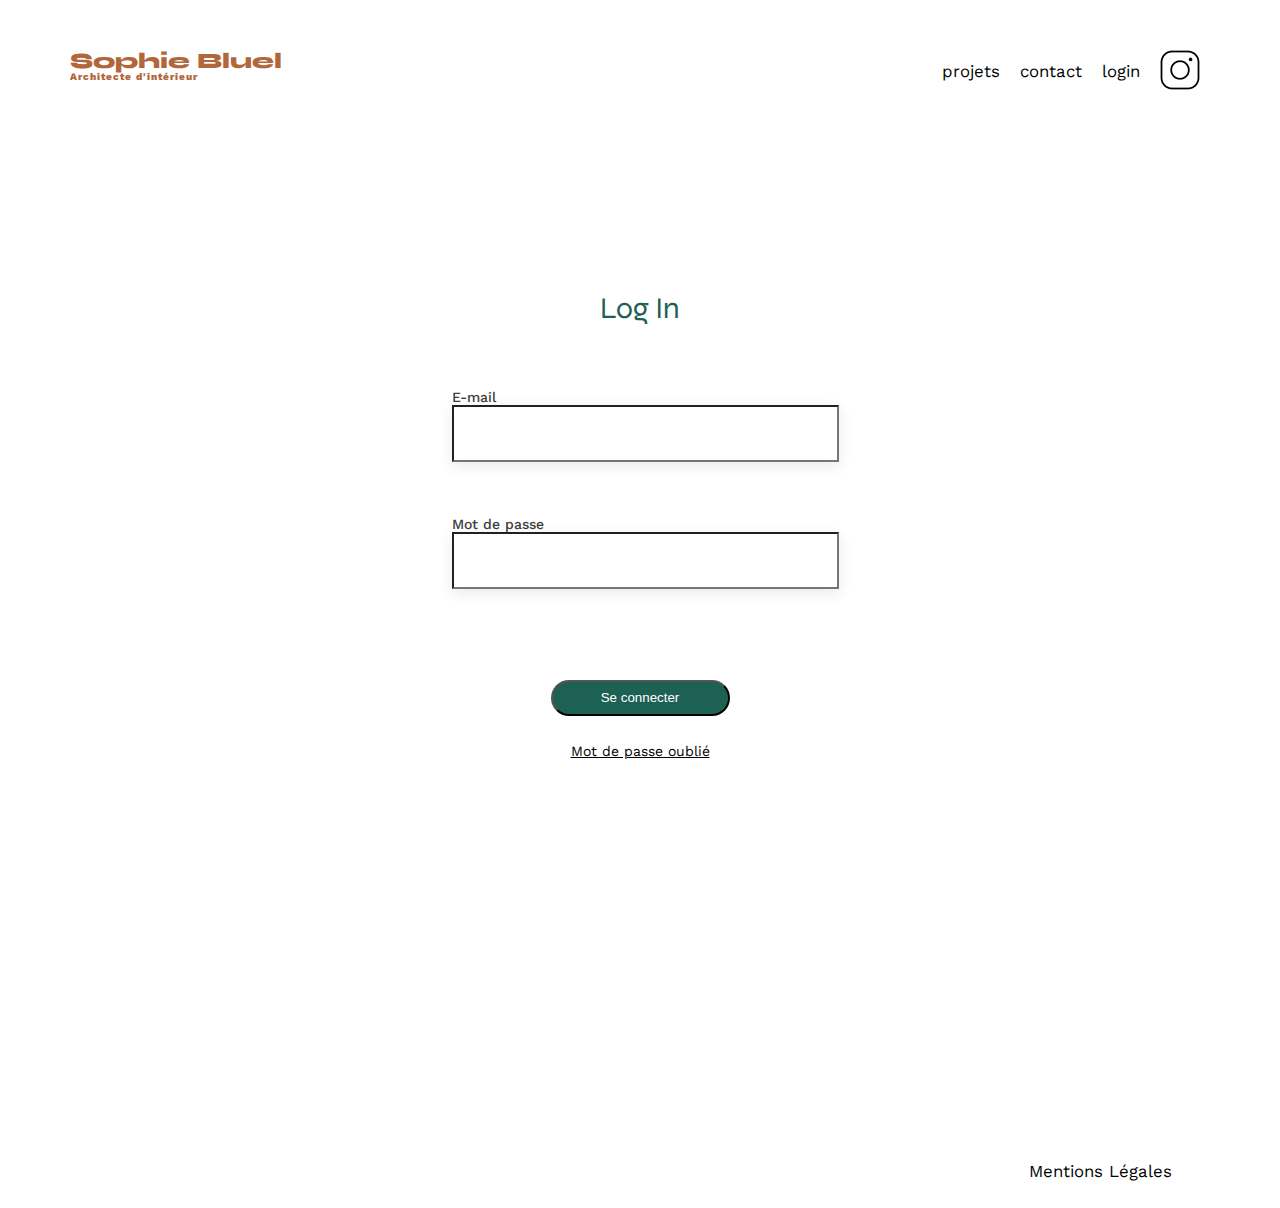
<file: FrontEnd/login.html>
<!DOCTYPE html>
<html lang="fr">
<head>
	<meta charset="UTF-8">
	<title>Login</title>
	<meta name="viewport" content="width=device-width, initial-scale=1.0">
	<link rel="preconnect" href="https://fonts.googleapis.com">
	<link rel="preconnect" href="https://fonts.gstatic.com" crossorigin>
	<link href="https://fonts.googleapis.com/css2?family=Syne:wght@700;800&family=Work+Sans&display=swap" rel="stylesheet">
	<meta name="description" content="">
	<link rel="stylesheet" href="./assets/style.css">
</head>
<body>
<header>
	<h1>Sophie Bluel <span>Architecte d'intérieur</span></h1>
	<nav>
		<ul>
			<li>projets</li>
			<li>contact</li>
			<li id="login_logout">login</li>
			<li><img src="./assets/icons/instagram.png" alt="Instagram"></li>
		</ul>
	</nav>
</header>
<main>
    <section id="login">
        <h3>Log In</h3>
		<form  id= "loginForm" class="input_zone">
            <div class="input">
             	<label> <p> E-mail </p></label>
             	<input type="email" id="emailInput" required>
				 <p class="error"> Erreur dans l’identifiant ou le mot de passe </p>
            </div>
			<div class="input">
             	<label> <p> Mot de passe </p></label>
             	<input type="password" id="passwordInput" required>
				 <p class="error"> Erreur dans l’identifiant ou le mot de passe </p>
            </div>
        <div class="btn">
            <button type="submit"> Se connecter </button> 
            <p> Mot de passe oublié </p>
		</div>
		</form>
    </section>
</main>
<footer>
	<nav>
		<ul>
			<li>Mentions Légales</li>
		</ul>
	</nav>
</footer>
<script src="login.js"></script>
</body>
</html>
</file>
<file: FrontEnd/assets/style.css>
/* http://meyerweb.com/eric/tools/css/reset/
   v2.0 | 20110126
   License: none (public domain)
*/

html, body, div, span, applet, object, iframe,
h1, h2, h3, h4, h5, h6, p, blockquote, pre,
a, abbr, acronym, address, big, cite, code,
del, dfn, em, img, ins, kbd, q, s, samp,
small, strike, strong, sub, sup, tt, var,
b, u, i, center,
dl, dt, dd, ol, ul, li,
fieldset, form, label, legend,
table, caption, tbody, tfoot, thead, tr, th, td,
article, aside, canvas, details, embed,
figure, figcaption, footer, header, hgroup,
menu, nav, output, ruby, section, summary,
time, mark, audio, video {
	margin: 0;
	padding: 0;
	border: 0;
	font-size: 100%;
	font: inherit;
	vertical-align: baseline;
}
/* HTML5 display-role reset for older browsers */
article, aside, details, figcaption, figure,
footer, header, hgroup, menu, nav, section {
	display: block;
}
body {
	line-height: 1;
}
ol, ul {
	list-style: none;
}
blockquote, q {
	quotes: none;
}
blockquote:before, blockquote:after,
q:before, q:after {
	content: '';
	content: none;
}
table {
	border-collapse: collapse;
	border-spacing: 0;
}
/** end reset css**/
body {
	max-width: 1140px;
	margin:auto;
	font-family: 'Work Sans' ;
	font-size: 14px;
}
header {
	display: flex;
	justify-content: space-between;
	margin: 50px 0
}
section {
	margin: 50px 0
}
.pad-top{
	display: flex;
    padding-top: 30px;
	width: 100%;
	justify-content: space-between;
}

h1{
	display: flex;
	flex-direction: column;
	font-family: 'Syne';
	font-size: 22px;
	font-weight: 800;
	color: #B1663C
}

h1 > span {
	font-family: 'Work Sans';
	font-size:10px;
	letter-spacing: 0.1em;
}

h2{
	font-family: 'Syne';
	font-weight: 700;
	font-size: 30px;
	color: #1D6154;
}
nav ul {
	display: flex;
	align-items: center;
	list-style-type: none;

}
nav li {
	padding: 0 10px;
	font-size: 1.2em;
}

li:hover {
	color: #B1663C;
}
#introduction {
	display: flex;
	align-items: center;
}
#introduction figure {
	flex: 1
}
#introduction img {
	display: block;
	margin: auto;
	width: 80%;
}

#introduction article {
	flex: 1
}
#introduction h2 {
	margin-bottom: 1em;
}

#introduction p {
	margin-bottom: 0.5em;
}
#introduction i {
	padding-left: 50px;
    padding-top: 20px;
	margin-right: 5px;
}
#portfolio h2 {
	text-align: center;
	margin-bottom: 1em;
}
.modal-button {
	display: flex;
	gap: 6px;
	font-size: 1em;
	background: none;
	border: none;
	cursor: pointer;
	margin-bottom: 1.8em;
}
.modal-position{
	display: flex;
	justify-content: center;
	align-items: center;
	gap: 25px;
	padding-left: 105px;
	margin-bottom: 50px;
}

.categories{
	display: flex;
	flex-direction: row;
	justify-content: center;
	gap : 10px;
	margin-bottom: 50px;
}
.categories button{
	width: 179px;
	height: 36px;
	background: white;
	border-radius: 60px;
	color: black;
	cursor: pointer;
}
.categories button.active{
	background: #1D6154;
	color: white;
}
.gallery, .modal-gallery {
	width: 90%;
    display: grid;
    grid-template-columns: 1fr 1fr 1fr;
    grid-column-gap: 20px;
    grid-row-gap: 20px;
    margin-right: 5%;
    margin-left: 5%;
}

.gallery img, .modal-gallery img {
	width: 100%;
}
#contact {
	width: 50%;
	margin: auto;
}
#contact > * {
	text-align: center;
}
#contact h2{
	margin-bottom: 20px;
}
#contact form {
	text-align: left;
	margin-top:30px;
	display: flex;
	flex-direction: column;
}
#contact input {
	height: 50px;
	font-size: 1.2em;
	border: none;
	box-shadow: 0px 4px 14px rgba(0, 0, 0, 0.09);
}
#contact label {
	margin: 2em 0 1em 0;
}
#contact textarea {
	border: none;
	box-shadow: 0px 4px 14px rgba(0, 0, 0, 0.09);
}

input[type="submit"]{
	font-family: 'Syne';
	font-weight: 700;
	color: white;
	background-color: #1D6154;
	margin : 2em auto ;
	width: 180px;
	text-align: center;
	border-radius: 60px ;
}

footer nav ul {
	display: flex;
	justify-content: flex-end;
	margin: 2em
}

/* Login page */
a{
	text-decoration: none;
	color: black;
}	
h3 {
	display: flex;
	justify-content: center;
	font-size: 30px;
	height: 36px;
	color: #1D6154;
	font-family: syne;
	padding-top: 150px;
}
.input_zone {
	display: flex;
	flex-direction: column;
	align-items: center;
	padding-top: 60px;
}
.input{
	display: flex;
	flex-direction: column;
	width: 33%;
	margin-bottom: 30px;
}
input{
	background: #FFFFFF;
	box-shadow: 0px 4px 14px rgba(0, 0, 0, 0.09);
	width: 379px;
	height: 51px;
}
.error {
	color: red;
	margin-top : 10px;
	visibility: hidden;
}
label > p {
	font-family: 'Work Sans';
	font-style: normal;
	font-weight: 500;
	font-size: 14px;
	line-height: 16px;

color: #3D3D3D;
}

.btn{
	display: flex;
	flex-direction: column;
	justify-content: center;
	align-items: center;
	padding-top : 37px;
}
.btn > button {
	width: 179px;
	height: 36px;
	background: #1D6154;
	border-radius: 60px;
	color: white;
}
.btn > p {
	padding-top: 28px;
	text-decoration: underline;
	padding-bottom: 355px;
}




@media screen and (min-width: 320px) and (max-width: 768px) {
    header {
        display: flex;
        flex-direction: column;
    }
	.pad-top{
		display: flex;
		padding-top: 30px;
		width: 100%;
		flex-direction: column;
	}
    header h1{
        align-items: center;
    }
    nav {
        display: flex;
        justify-content: center;
    }
	h3{
		padding-top: 0;
	}
	.input{
		width: 70%;
		display: flex;
		justify-items: center;
		justify-content: center;
		margin-bottom: 0;
	}
	input {
		width: 90%;
	}
	.btn > p {
		padding-bottom: 0;
	}

}
</file>
